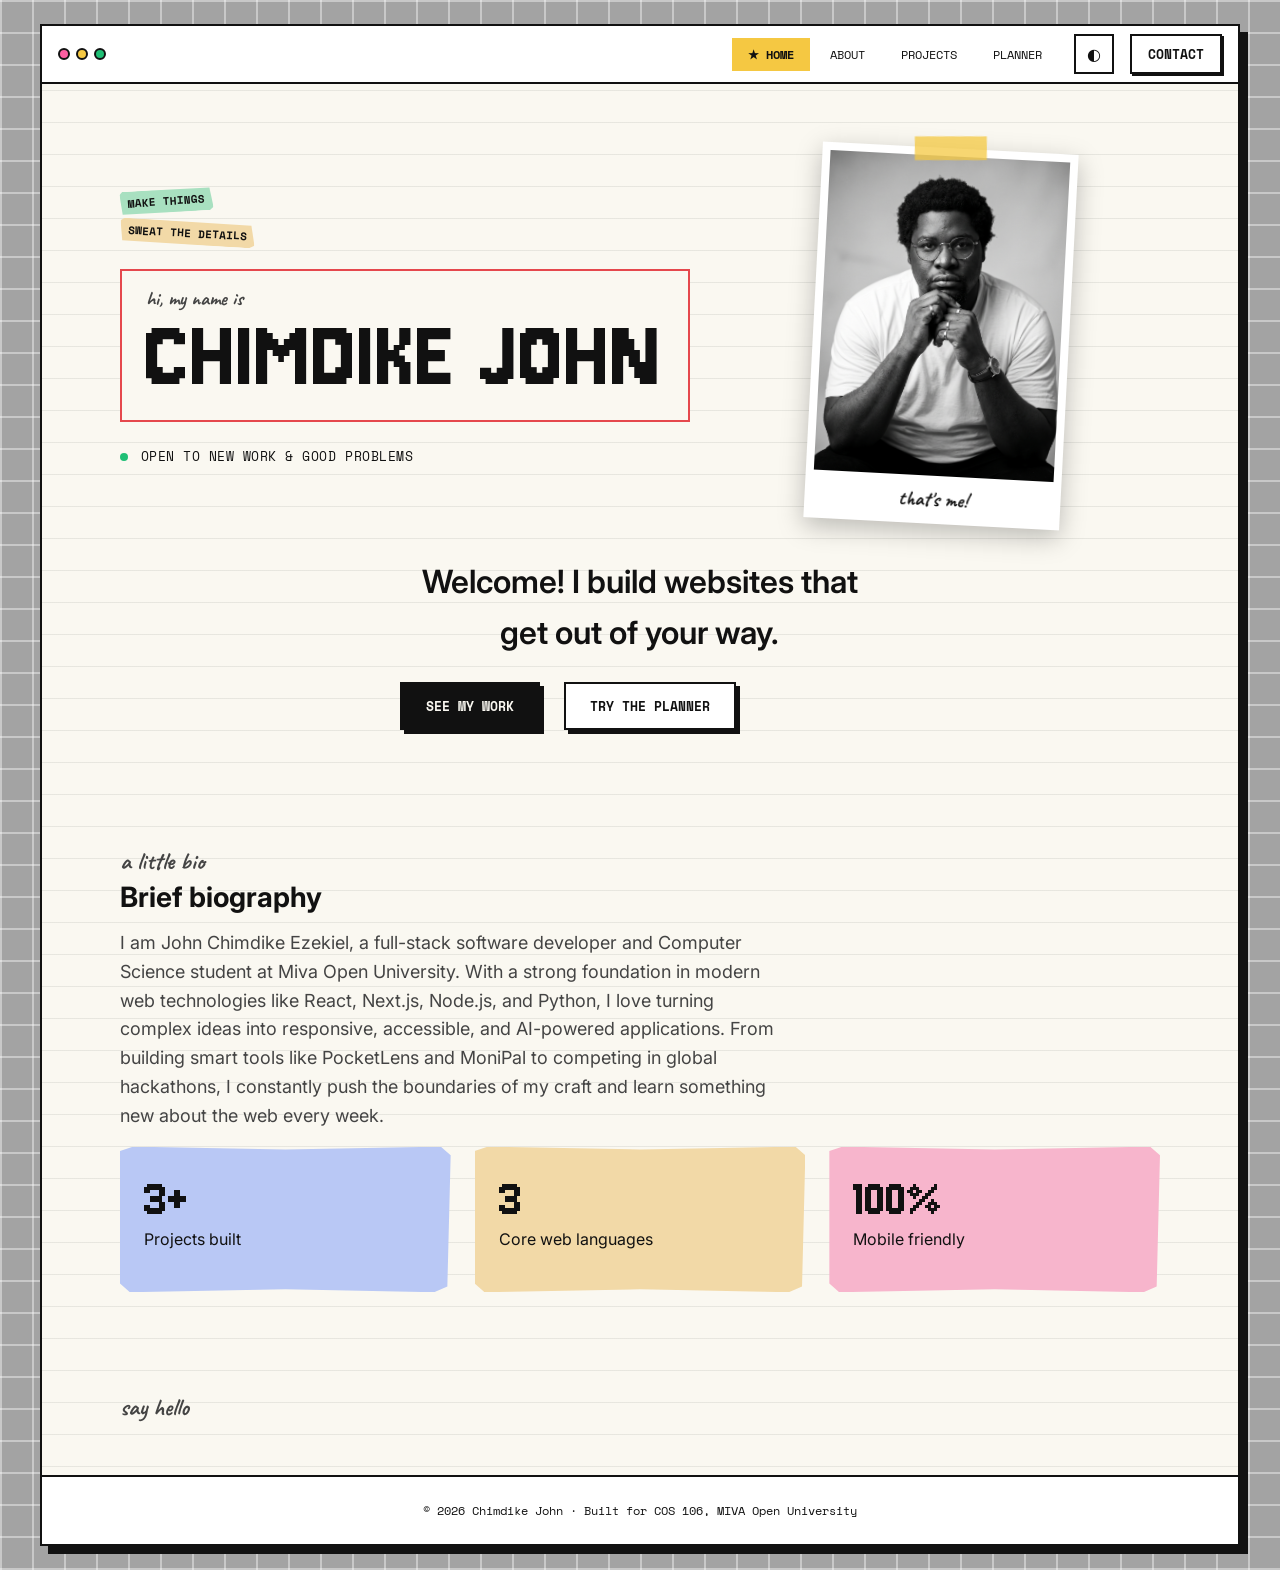
<file: index.html>
<!DOCTYPE html>
<html lang="en">

<head>
    <meta charset="UTF-8">
    <meta name="viewport" content="width=device-width, initial-scale=1">
    <meta name="description" content="Student portfolio and academic planner">
    <title>Home | Chimdike John</title>
    <link rel="preconnect" href="https://fonts.googleapis.com">
    <link rel="stylesheet"
        href="https://fonts.googleapis.com/css2?family=Caveat:wght@500;700&family=Inter:wght@400;500;600;700&family=Jersey+10&family=Space+Mono:wght@400;700&display=swap">
    <link rel="stylesheet" href="css/style.css">
</head>

<body>
    <a class="skip" href="#main">Skip to content</a>
    <div class="window">
        <header class="chrome">
            <span class="dots" aria-hidden="true"><i></i><i></i><i></i></span>
            <button class="icon-btn nav-toggle" aria-expanded="false" aria-controls="nav"
                aria-label="Toggle menu">&#9776;</button>
            <nav id="nav" class="nav" aria-label="Main">
                <ul>
                    <li><a href="index.html" aria-current="page">★ Home</a></li>
                    <li><a href="about.html">About</a></li>
                    <li><a href="projects.html">Projects</a></li>
                    <li><a href="planner.html">Planner</a></li>
                </ul>
            </nav>
            <button class="icon-btn theme-toggle" aria-label="Toggle dark mode">&#9680;</button>
            <a class="btn btn-small" href="contact.html">Contact</a>
        </header>
        <main id="main">

            <section class="hero container">
                <div class="name-wrap">
                    <span class="tag t-green rot-l">make things</span>
                    <span class="tag t-sand rot-r">sweat the details</span>
                    <h1 class="name-box"><span class="hand">hi, my name is</span><span class="display">Chimdike
                            John</span></h1>
                    <p class="mono small"><span class="live" aria-hidden="true"></span> Open to new work &amp; good
                        problems</p>
                </div>
                <figure class="polaroid tilt-r"><img src="assets/profile_photo1.jpg" alt="Portrait of Chimdike John"
                        width="240" height="240">
                    <figcaption class="hand">that's me!</figcaption>
                </figure>
                <div class="intro">
                    <p class="statement">Welcome! I build websites that get out of your way. </p>
                    <div class="actions"><a class="btn btn-primary" href="projects.html">See my work</a><a
                            class="btn btn-ghost" href="planner.html">Try the planner</a></div>
                </div>
            </section>
            <section class="container section">
                <p class="hand label">a little bio</p>
                <h2>Brief biography</h2>
                <p class="lead">I am John Chimdike Ezekiel, a full-stack software developer and Computer Science student
                    at Miva Open University. With a strong foundation in modern web technologies like React, Next.js,
                    Node.js, and Python, I love turning complex ideas into responsive, accessible, and AI-powered
                    applications. From building smart tools like PocketLens and MoniPal to competing in global
                    hackathons, I constantly push the boundaries of my craft and learn something new about the web every
                    week.</p>
                <div class="grid grid-3">
                    <article class="scrap s-blue">
                        <p class="stat">3+</p>
                        <p>Projects built</p>
                    </article>
                    <article class="scrap s-sand">
                        <p class="stat">3</p>
                        <p>Core web languages</p>
                    </article>
                    <article class="scrap s-pink">
                        <p class="stat">100%</p>
                        <p>Mobile friendly</p>
                    </article>
                </div>
            </section>
            <section class="container section">
                <p class="hand label">say hello</p>
                <!-- <h2>Introduction video</h2>
                <video class="media" controls preload="metadata" poster="assets/project1.svg">
                    <source src="assets/intro.mp4" type="video/mp4">Your browser does not support the video element.
                </video> -->
            </section>
        </main>
        <footer class="site-footer">
            <p class="mono">&copy; <span id="year">2026</span> Chimdike John &middot; Built for COS 106, MIVA Open
                University</p>
        </footer>
    </div>
    <script src="js/main.js" defer></script>

</body>

</html>
</file>
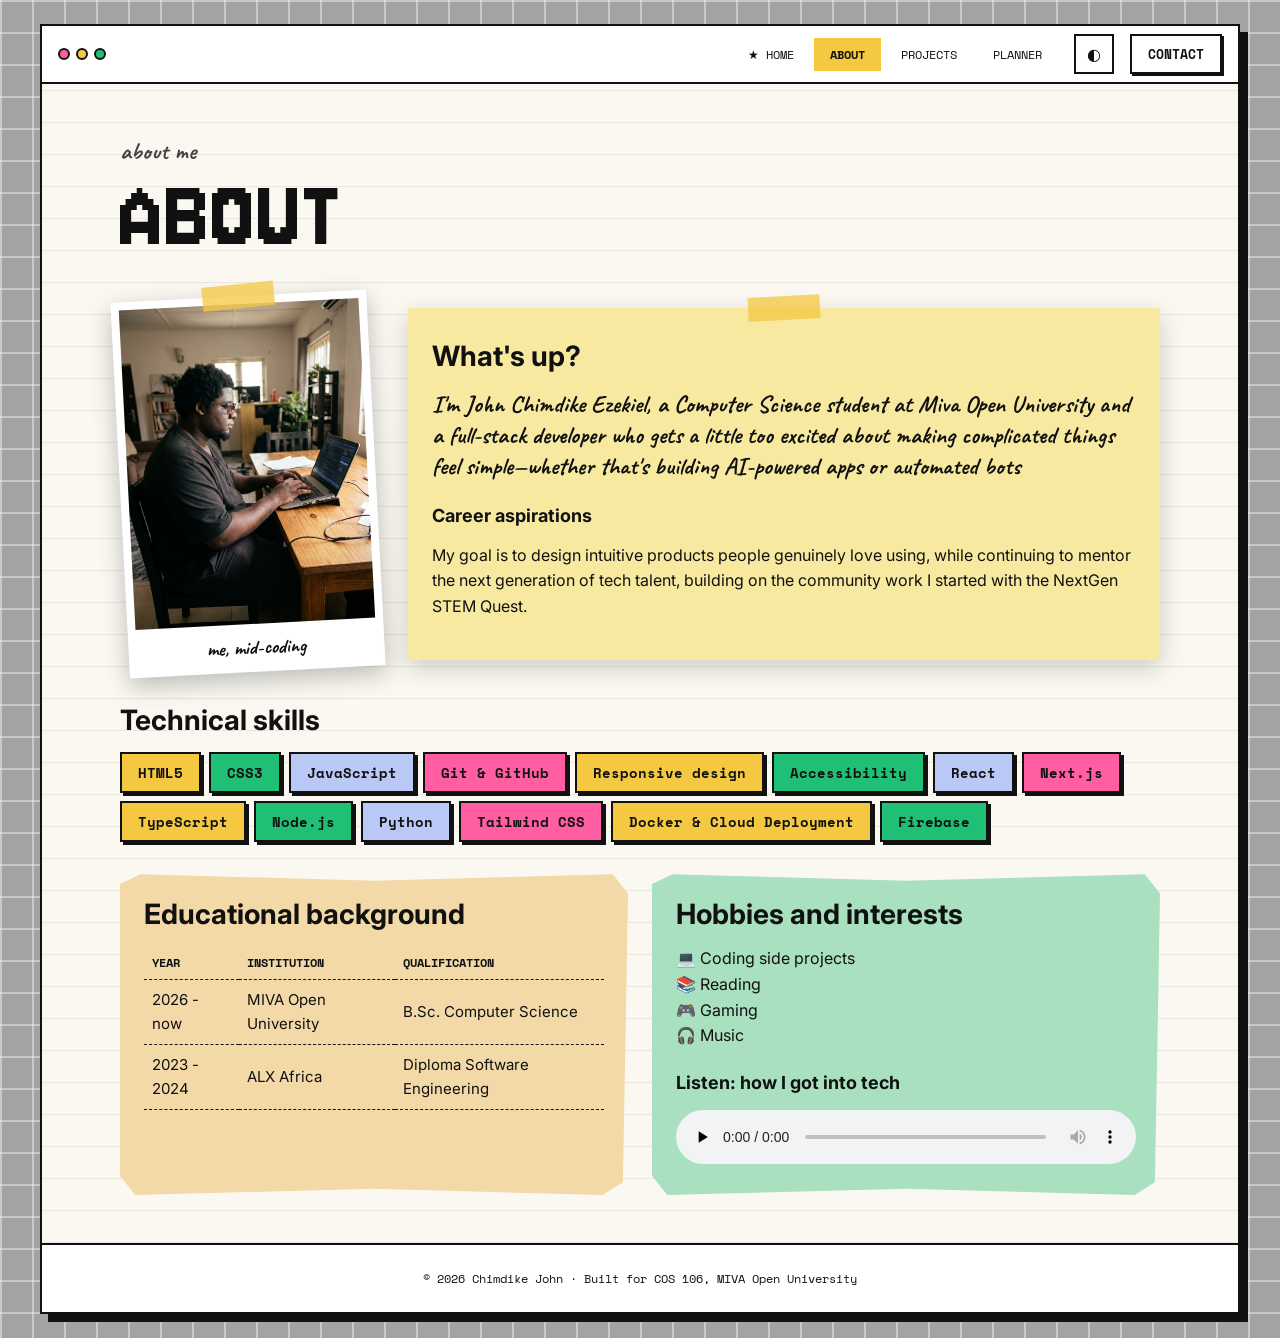
<file: about.html>
<!DOCTYPE html>
<html lang="en">

<head>
    <meta charset="UTF-8">
    <meta name="viewport" content="width=device-width, initial-scale=1">
    <meta name="description" content="Student portfolio and academic planner">
    <title>About | Chimdike John</title>
    <link rel="preconnect" href="https://fonts.googleapis.com">
    <link rel="stylesheet"
        href="https://fonts.googleapis.com/css2?family=Caveat:wght@500;700&family=Inter:wght@400;500;600;700&family=Jersey+10&family=Space+Mono:wght@400;700&display=swap">
    <link rel="stylesheet" href="css/style.css">
</head>

<body>
    <a class="skip" href="#main">Skip to content</a>
    <div class="window">
        <header class="chrome">
            <span class="dots" aria-hidden="true"><i></i><i></i><i></i></span>
            <button class="icon-btn nav-toggle" aria-expanded="false" aria-controls="nav"
                aria-label="Toggle menu">&#9776;</button>
            <nav id="nav" class="nav" aria-label="Main">
                <ul>
                    <li><a href="index.html">★ Home</a></li>
                    <li><a href="about.html" aria-current="page">About</a></li>
                    <li><a href="projects.html">Projects</a></li>
                    <li><a href="planner.html">Planner</a></li>
                </ul>
            </nav>
            <button class="icon-btn theme-toggle" aria-label="Toggle dark mode">&#9680;</button>
            <a class="btn btn-small" href="contact.html">Contact</a>
        </header>
        <main id="main">

            <section class="container section">
                <p class="hand label">about me</p>
                <h1 class="display">About</h1>
                <div class="about-top">
                    <figure class="polaroid tilt-l"><img src="assets/profile_photo2.jpg" alt="Portrait of Chimdike John"
                            width="240" height="240">
                        <figcaption class="hand">me, mid-coding</figcaption>
                    </figure>
                    <article class="note">
                        <h2>What's up?</h2>
                        <p class="hand big">I'm John Chimdike Ezekiel, a Computer Science student at Miva Open
                            University and a full-stack developer who gets a little too excited about making complicated
                            things feel simple—whether that's building AI-powered apps or automated bots</p>
                        <h3>Career aspirations</h3>
                        <p>My goal is to design intuitive products people genuinely love using, while continuing to
                            mentor the next generation of tech talent, building on the community work I started with the
                            NextGen STEM Quest.</p>
                    </article>
                </div>
                <h2>Technical skills</h2>
                <ul class="chips">
                    <li class="c-yellow">HTML5</li>
                    <li class="c-green">CSS3</li>
                    <li class="c-blue">JavaScript</li>
                    <li class="c-pink">Git &amp; GitHub</li>
                    <li class="c-yellow">Responsive design</li>
                    <li class="c-green">Accessibility</li>
                    <li class="c-blue">React</li>
                    <li class="c-pink">Next.js</li>
                    <li class="c-yellow">TypeScript</li>
                    <li class="c-green">Node.js</li>
                    <li class="c-blue">Python</li>
                    <li class="c-pink">Tailwind CSS</li>
                    <li class="c-yellow">Docker &amp; Cloud Deployment</li>
                    <li class="c-green">Firebase</li>
                </ul>
                <div class="grid grid-2 gap-top">
                    <article class="scrap s-sand">
                        <h2>Educational background</h2>
                        <table>
                            <caption class="sr">Education timeline</caption>
                            <thead>
                                <tr>
                                    <th scope="col">Year</th>
                                    <th scope="col">Institution</th>
                                    <th scope="col">Qualification</th>
                                </tr>
                            </thead>
                            <tbody>
                                <tr>
                                    <td>2026 - now</td>
                                    <td>MIVA Open University</td>
                                    <td>B.Sc. Computer Science</td>
                                </tr>
                                <tr>
                                    <td>2023 - 2024</td>
                                    <td>ALX Africa</td>
                                    <td>Diploma Software Engineering</td>
                                </tr>
                            </tbody>
                        </table>
                    </article>
                    <article class="scrap s-green">
                        <h2>Hobbies and interests</h2>
                        <ul class="plain">
                            <li>&#128187; Coding side projects</li>
                            <li>&#128218; Reading</li>
                            <li>&#127918; Gaming</li>
                            <li>&#127911; Music</li>
                        </ul>
                        <h3>Listen: how I got into tech</h3>
                        <audio controls preload="none">
                            <source src="assets/intro.m4a" type="audio/mpeg">Your browser does not support audio.
                        </audio>
                    </article>
                </div>
            </section>
        </main>
        <footer class="site-footer">
            <p class="mono">&copy; <span id="year">2026</span> Chimdike John &middot; Built for COS 106, MIVA Open
                University</p>
        </footer>
    </div>
    <script src="js/main.js" defer></script>

</body>

</html>
</file>
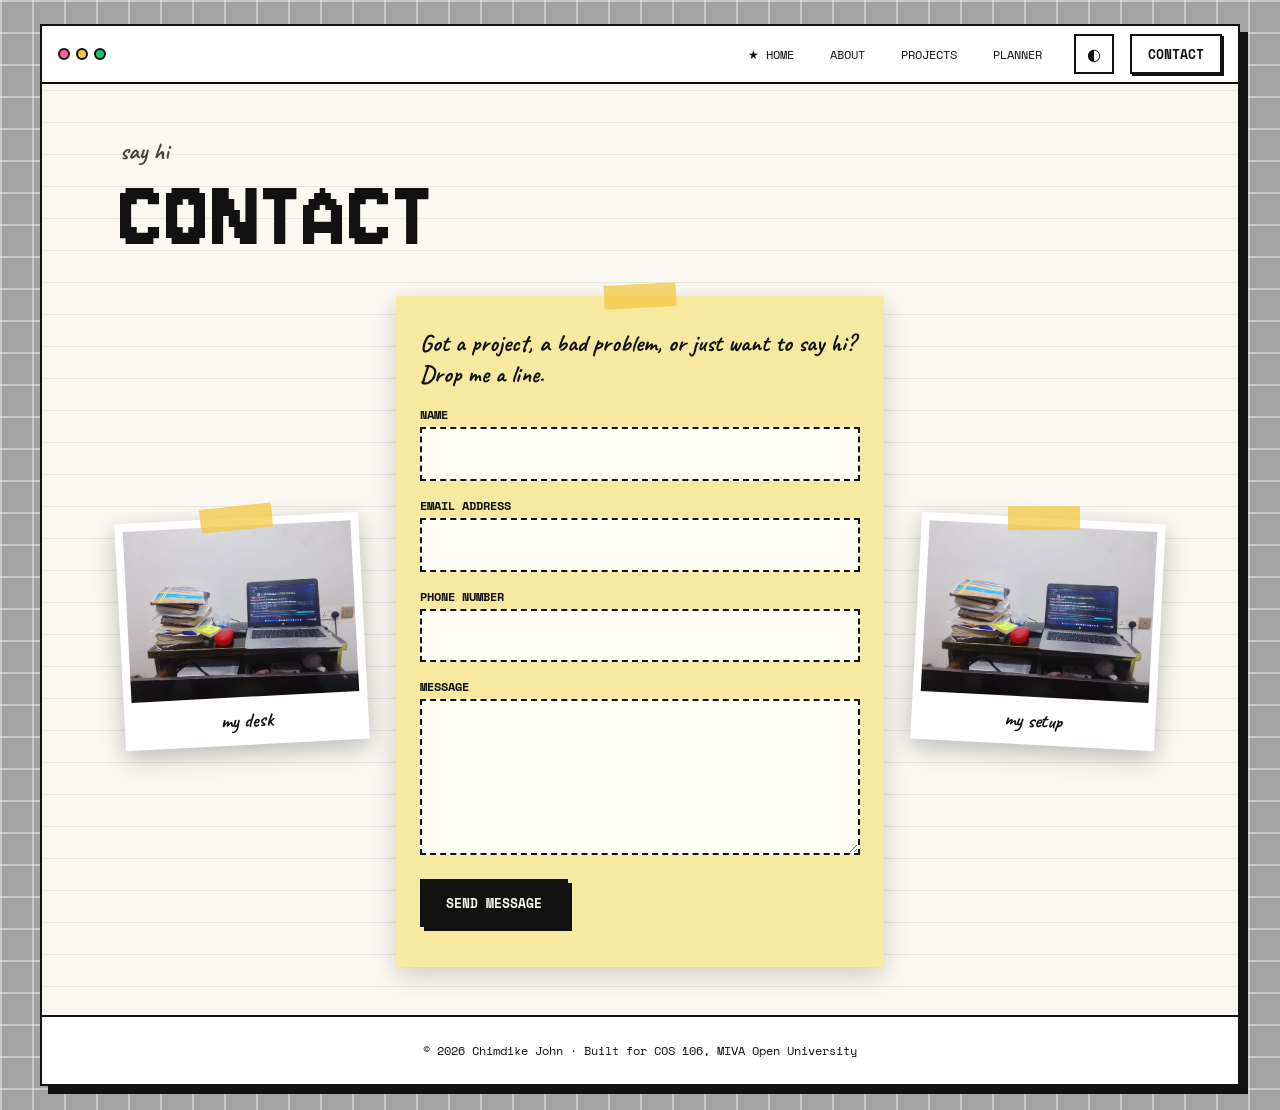
<file: contact.html>
<!DOCTYPE html>
<html lang="en">

<head>
    <meta charset="UTF-8">
    <meta name="viewport" content="width=device-width, initial-scale=1">
    <meta name="description" content="Student portfolio and academic planner">
    <title>Contact | Your Name</title>
    <link rel="preconnect" href="https://fonts.googleapis.com">
    <link rel="stylesheet"
        href="https://fonts.googleapis.com/css2?family=Caveat:wght@500;700&family=Inter:wght@400;500;600;700&family=Jersey+10&family=Space+Mono:wght@400;700&display=swap">
    <link rel="stylesheet" href="css/style.css">
</head>

<body>
    <a class="skip" href="#main">Skip to content</a>
    <div class="window">
        <header class="chrome">
            <span class="dots" aria-hidden="true"><i></i><i></i><i></i></span>
            <button class="icon-btn nav-toggle" aria-expanded="false" aria-controls="nav"
                aria-label="Toggle menu">&#9776;</button>
            <nav id="nav" class="nav" aria-label="Main">
                <ul>
                    <li><a href="index.html">★ Home</a></li>
                    <li><a href="about.html">About</a></li>
                    <li><a href="projects.html">Projects</a></li>
                    <li><a href="planner.html">Planner</a></li>
                </ul>
            </nav>
            <button class="icon-btn theme-toggle" aria-label="Toggle dark mode">&#9680;</button>
            <a class="btn btn-small" href="contact.html" aria-current="page">Contact</a>
        </header>
        <main id="main">

            <section class="container section">
                <p class="hand label">say hi</p>
                <h1 class="display">Contact</h1>
                <div class="contact-grid">
                    <figure class="polaroid tilt-l hide-sm"><img src="assets/workspace.png"
                            alt="Abstract colourful screen" width="240" height="240">
                        <figcaption class="hand">my desk</figcaption>
                    </figure>
                    <form id="contact-form" class="note form" novalidate>
                        <p class="hand big">Got a project, a bad problem, or just want to say hi? Drop me a line.</p>
                        <div class="field"><label for="name">Name</label><input id="name" name="name" type="text"
                                autocomplete="name">
                            <p class="error" id="name-err"></p>
                        </div>
                        <div class="field"><label for="email">Email address</label><input id="email" name="email"
                                type="email" autocomplete="email">
                            <p class="error" id="email-err"></p>
                        </div>
                        <div class="field"><label for="phone">Phone number</label><input id="phone" name="phone"
                                type="tel" inputmode="numeric" autocomplete="tel">
                            <p class="error" id="phone-err"></p>
                        </div>
                        <div class="field"><label for="message">Message</label><textarea id="message" name="message"
                                rows="5"></textarea>
                            <p class="error" id="message-err"></p>
                        </div>
                        <button class="btn btn-primary" type="submit">Send message</button>
                        <p id="form-status" class="success" role="status"></p>
                    </form>
                    <figure class="polaroid tilt-r hide-sm"><img src="assets/workspace.png"
                            alt="Abstract colourful screen" width="240" height="240">
                        <figcaption class="hand">my setup</figcaption>
                    </figure>
                </div>
            </section>
        </main>
        <footer class="site-footer">
            <p class="mono">&copy; <span id="year">2026</span> Chimdike John &middot; Built for COS 106, MIVA Open
                University</p>
        </footer>
    </div>
    <script src="js/main.js" defer></script>
    <script src="js/contact.js" defer></script>
</body>

</html>
</file>
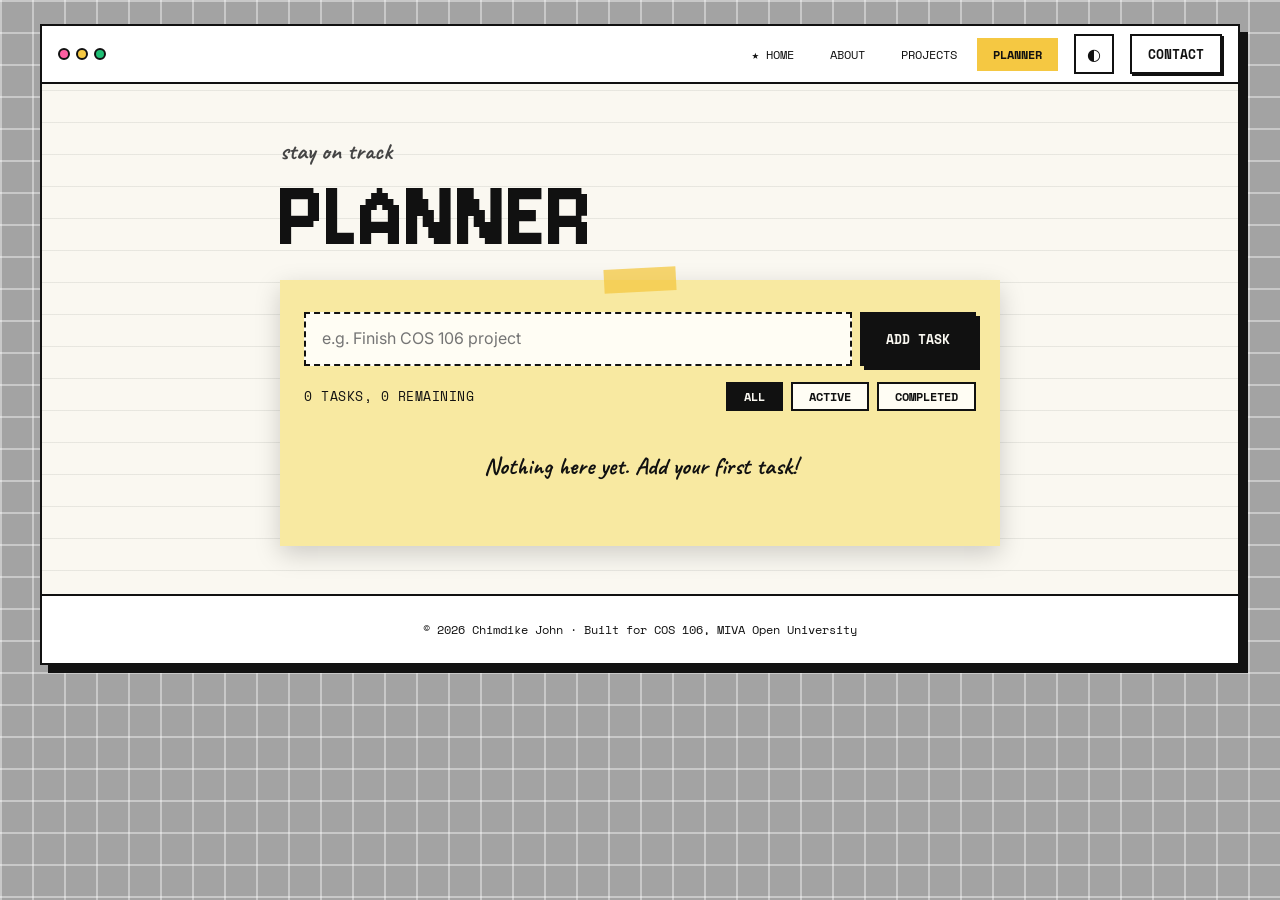
<file: planner.html>
<!DOCTYPE html>
<html lang="en">

<head>
    <meta charset="UTF-8">
    <meta name="viewport" content="width=device-width, initial-scale=1">
    <meta name="description" content="Student portfolio and academic planner">
    <title>Academic Planner | Your Name</title>
    <link rel="preconnect" href="https://fonts.googleapis.com">
    <link rel="stylesheet"
        href="https://fonts.googleapis.com/css2?family=Caveat:wght@500;700&family=Inter:wght@400;500;600;700&family=Jersey+10&family=Space+Mono:wght@400;700&display=swap">
    <link rel="stylesheet" href="css/style.css">
</head>

<body>
    <a class="skip" href="#main">Skip to content</a>
    <div class="window">
        <header class="chrome">
            <span class="dots" aria-hidden="true"><i></i><i></i><i></i></span>
            <button class="icon-btn nav-toggle" aria-expanded="false" aria-controls="nav"
                aria-label="Toggle menu">&#9776;</button>
            <nav id="nav" class="nav" aria-label="Main">
                <ul>
                    <li><a href="index.html">★ Home</a></li>
                    <li><a href="about.html">About</a></li>
                    <li><a href="projects.html">Projects</a></li>
                    <li><a href="planner.html" aria-current="page">Planner</a></li>
                </ul>
            </nav>
            <button class="icon-btn theme-toggle" aria-label="Toggle dark mode">&#9680;</button>
            <a class="btn btn-small" href="contact.html">Contact</a>
        </header>
        <main id="main">

            <section class="container section narrow">
                <p class="hand label">stay on track</p>
                <h1 class="display">Planner</h1>
                <div class="note planner">
                    <form id="task-form" class="row" novalidate>
                        <label class="sr" for="task-input">New task</label>
                        <input id="task-input" type="text" placeholder="e.g. Finish COS 106 project" maxlength="120"
                            autocomplete="off" required>
                        <button class="btn btn-primary" type="submit">Add task</button>
                    </form>
                    <p id="task-error" class="error" role="alert"></p>
                    <div class="toolbar">
                        <p id="task-count" class="mono small" aria-live="polite">0 tasks</p>
                        <div class="filters" role="group" aria-label="Filter tasks"><button class="chip is-active"
                                data-filter="all">All</button><button class="chip"
                                data-filter="active">Active</button><button class="chip"
                                data-filter="done">Completed</button></div>
                    </div>
                    <ul id="task-list" class="tasks"></ul>
                    <p id="empty" class="empty hand big">Nothing here yet. Add your first task!</p>
                </div>
            </section>
        </main>
        <footer class="site-footer">
            <p class="mono">&copy; <span id="year">2026</span> Chimdike John &middot; Built for COS 106, MIVA Open
                University</p>
        </footer>
    </div>
    <script src="js/main.js" defer></script>
    <script src="js/planner.js" defer></script>
</body>

</html>
</file>
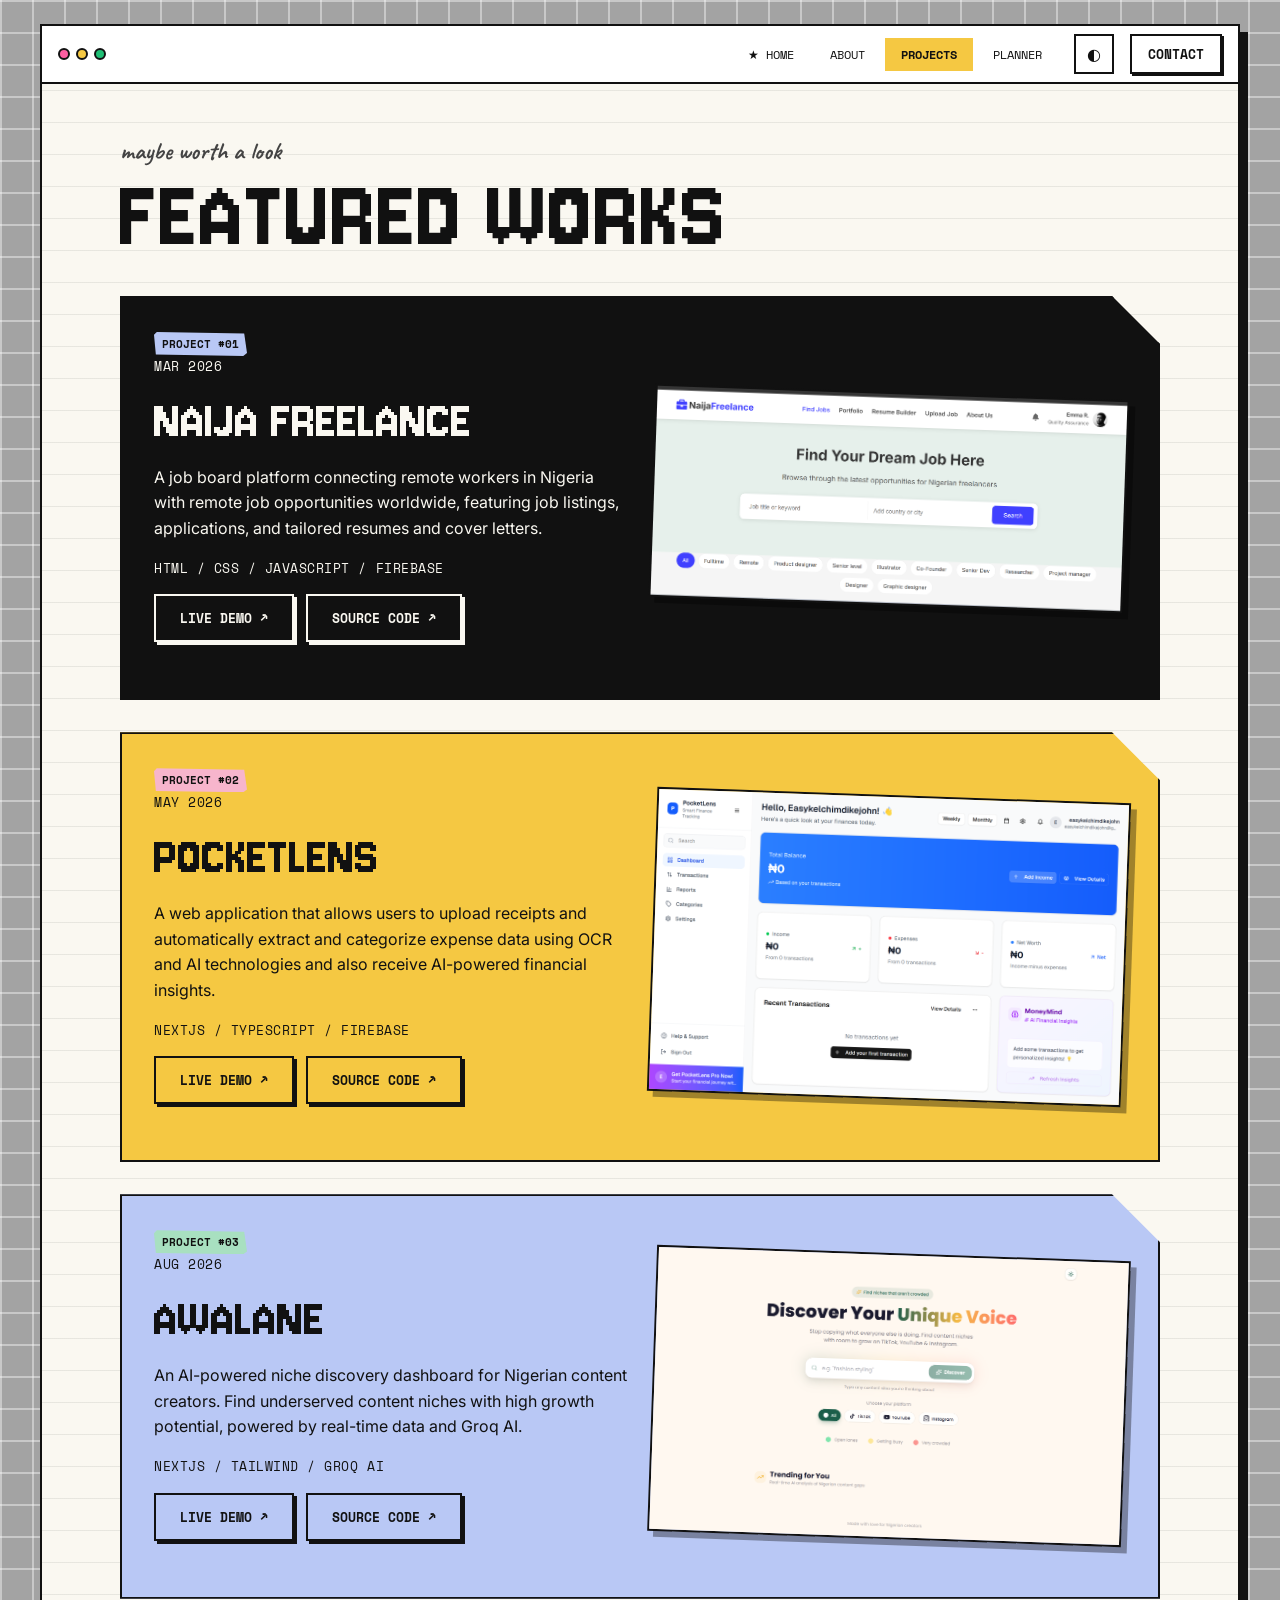
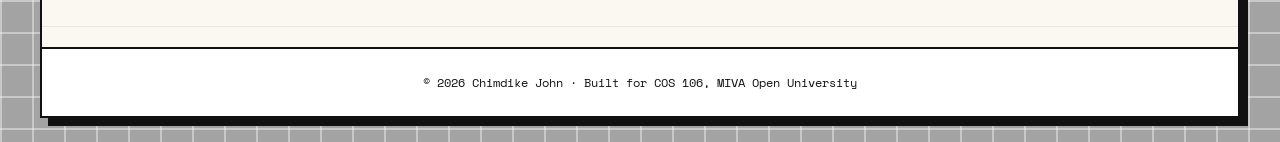
<file: projects.html>
<!DOCTYPE html>
<html lang="en">

<head>
    <meta charset="UTF-8">
    <meta name="viewport" content="width=device-width, initial-scale=1">
    <meta name="description" content="Student portfolio and academic planner">
    <title>Projects | Your Name</title>
    <link rel="preconnect" href="https://fonts.googleapis.com">
    <link rel="stylesheet"
        href="https://fonts.googleapis.com/css2?family=Caveat:wght@500;700&family=Inter:wght@400;500;600;700&family=Jersey+10&family=Space+Mono:wght@400;700&display=swap">
    <link rel="stylesheet" href="css/style.css">
</head>

<body>
    <a class="skip" href="#main">Skip to content</a>
    <div class="window">
        <header class="chrome">
            <span class="dots" aria-hidden="true"><i></i><i></i><i></i></span>
            <button class="icon-btn nav-toggle" aria-expanded="false" aria-controls="nav"
                aria-label="Toggle menu">&#9776;</button>
            <nav id="nav" class="nav" aria-label="Main">
                <ul>
                    <li><a href="index.html">★ Home</a></li>
                    <li><a href="about.html">About</a></li>
                    <li><a href="projects.html" aria-current="page">Projects</a></li>
                    <li><a href="planner.html">Planner</a></li>
                </ul>
            </nav>
            <button class="icon-btn theme-toggle" aria-label="Toggle dark mode">&#9680;</button>
            <a class="btn btn-small" href="contact.html">Contact</a>
        </header>
        <main id="main">

            <section class="container section">
                <p class="hand label">maybe worth a look</p>
                <h1 class="display">Featured works</h1>
                <div class="stack">
                    <article class="panel p-ink">
                        <div class="panel-text"><span class="tag t-blue">Project #01</span>
                            <p class="mono small">MAR 2026</p>
                            <h2>Naija Freelance</h2>
                            <p>A job board platform connecting remote workers in Nigeria with remote job opportunities
                                worldwide, featuring job listings, applications, and tailored resumes and cover letters.
                            </p>
                            <p class="mono small">HTML / CSS / JavaScript / Firebase</p>
                            <p class="links"><a class="btn" href="https://naijafreelance.onrender.com/" target="_blank"
                                    rel="noopener">Live demo &#8599;</a> <a class="btn"
                                    href="https://github.com/cdJohnEl/naija_freelancer.git" target="_blank"
                                    rel="noopener">Source code &#8599;</a></p>
                        </div><img src="assets/project1.png" alt="Screenshot of Naija Freelance" width="480"
                            height="270" loading="lazy">
                    </article>
                    <article class="panel p-yellow">
                        <div class="panel-text"><span class="tag t-pink">Project #02</span>
                            <p class="mono small">MAY 2026</p>
                            <h2>PocketLens</h2>
                            <p>A web application that allows users to upload receipts and automatically extract and
                                categorize expense data using OCR and AI technologies and also receive AI-powered
                                financial insights.
                            </p>
                            <p class="mono small">NextJS / TypeScript / Firebase</p>
                            <p class="links"><a class="btn" href="https://pocketlens.onrender.com/" target="_blank"
                                    rel="noopener">Live demo &#8599;</a> <a class="btn"
                                    href="https://github.com/cdJohnEl/PocketLens.git" target="_blank"
                                    rel="noopener">Source code &#8599;</a></p>
                        </div><img src="assets/project2.png" alt="Screenshot of Pocketlens" width="480" height="270"
                            loading="lazy">
                    </article>
                    <article class="panel p-blue">
                        <div class="panel-text"><span class="tag t-green">Project #03</span>
                            <p class="mono small">AUG 2026</p>
                            <h2>Awalane</h2>
                            <p>An AI-powered niche discovery dashboard for Nigerian content creators. Find underserved
                                content niches with high growth potential, powered by real-time data and Groq AI.
                            </p>
                            <p class="mono small">NextJS / Tailwind / Groq AI</p>
                            <p class="links"><a class="btn" href="https://awalane.vercel.app/" target="_blank"
                                    rel="noopener">Live demo &#8599;</a> <a class="btn"
                                    href="https://github.com/cdJohnEl/Awalane.git" target="_blank" rel="noopener">Source
                                    code &#8599;</a></p>
                        </div><img src="assets/project3.png" alt="Screenshot of Awalane" width="480" height="270"
                            loading="lazy">
                    </article>
                </div>
            </section>
        </main>
        <footer class="site-footer">
            <p class="mono">&copy; <span id="year">2026</span> Chimdike John &middot; Built for COS 106, MIVA Open
                University</p>
        </footer>
    </div>
    <script src="js/main.js" defer></script>

</body>

</html>
</file>
<file: css/style.css>
/* Tokens: 8pt grid, paper + sticker palette */
:root{--paper:#faf8f1;--line:rgba(17,17,17,.08);--desk:#a3a3a3;--grid:rgba(255,255,255,.4);--ink:#111;--muted:#444;--surface:#fff;--focus:#3b5bff;--yellow:#f5c842;--pink:#ff5fa2;--green:#1fbf75;--blue:#3b5bff;--p-blue:#b9c8f5;--p-sand:#f2d9a7;--p-pink:#f7b5cc;--p-green:#a8e0c0;--note:#f8e9a1;--ok:#166534;--err:#b91c1c;--s1:8px;--s2:16px;--s3:24px;--s4:32px;--s6:48px;--s8:64px;--t:200ms ease-in-out}
[data-theme=dark]{--paper:#1b1b18;--line:rgba(255,255,255,.07);--desk:#2a2a2a;--grid:rgba(255,255,255,.07);--ink:#f5f3ea;--muted:#cfcbbd;--surface:#26261f;--focus:#8aa0ff}
@media(prefers-color-scheme:dark){:root:not([data-theme=light]){--paper:#1b1b18;--line:rgba(255,255,255,.07);--desk:#2a2a2a;--grid:rgba(255,255,255,.07);--ink:#f5f3ea;--muted:#cfcbbd;--surface:#26261f;--focus:#8aa0ff}}
*,*::before,*::after{box-sizing:border-box}
html{scroll-behavior:smooth}
body{margin:0;font:400 1rem/1.6 Inter,system-ui,sans-serif;color:var(--ink);background:linear-gradient(var(--grid) 2px,transparent 2px) 0 0/32px 32px,linear-gradient(90deg,var(--grid) 2px,transparent 2px) 0 0/32px 32px,var(--desk)}
img,video{max-width:100%;height:auto;display:block}
h1,h2,h3{line-height:1.15;margin:0 0 var(--s2);font-weight:700}h2{font-size:1.75rem}h3{font-size:1.125rem;margin-top:var(--s3)}
p{margin:0 0 var(--s2)}a{color:inherit}
.display{font:400 clamp(3rem,11vw,6.5rem)/.9 "Jersey 10","Courier New",monospace;text-transform:uppercase;letter-spacing:.01em}
.hand{font-family:Caveat,"Comic Sans MS",cursive;font-weight:700}.hand.big{font-size:1.5rem;line-height:1.3}.label{font-size:1.5rem;color:var(--muted);margin:0}
.mono{font-family:"Space Mono",ui-monospace,monospace}.small{font-size:.8125rem;text-transform:uppercase;letter-spacing:.04em}
.lead{font-size:1.125rem;color:var(--muted);max-width:60ch}
.container{width:min(100% - 2*var(--s3),1040px);margin-inline:auto}.narrow{max-width:720px}.section{padding-block:var(--s6)}.gap-top{margin-top:var(--s4)}
.sr{position:absolute;width:1px;height:1px;overflow:hidden;clip:rect(0 0 0 0)}
.skip{position:absolute;left:var(--s2);top:-64px;background:var(--ink);color:var(--paper);padding:var(--s1) var(--s2);z-index:100}.skip:focus{top:var(--s1)}
:focus-visible{outline:3px solid var(--focus);outline-offset:2px}
/* Window */
.window{max-width:1200px;margin:var(--s3) auto;border:2px solid var(--ink);background:linear-gradient(var(--line) 1px,transparent 1px) 0 0/100% 32px,var(--paper);box-shadow:8px 8px 0 var(--ink)}
@media(max-width:767px){.window{margin:0;box-shadow:none;border-width:0}}
.chrome{position:sticky;top:0;z-index:50;display:flex;align-items:center;gap:var(--s2);padding:var(--s1) var(--s2);background:var(--surface);border-bottom:2px solid var(--ink)}
.dots{display:flex;gap:6px;margin-right:auto}.dots i{width:12px;height:12px;border-radius:50%;border:2px solid var(--ink)}.dots i:nth-child(1){background:var(--pink)}.dots i:nth-child(2){background:var(--yellow)}.dots i:nth-child(3){background:var(--green)}
.nav ul{display:flex;gap:4px;list-style:none;margin:0;padding:0}
.nav a{display:block;padding:var(--s1) var(--s2);font:400 .75rem "Space Mono",monospace;text-transform:uppercase;text-decoration:none;transition:all var(--t)}
.nav a:hover{background:var(--p-blue);color:#111}.nav a:active{transform:translateY(1px)}
.nav a[aria-current=page]{background:var(--yellow);color:#111;font-weight:700}
.icon-btn{width:40px;height:40px;border:2px solid var(--ink);background:var(--surface);color:var(--ink);font-size:1rem;cursor:pointer;transition:all var(--t)}.icon-btn:hover{background:var(--p-green);color:#111}.nav-toggle{display:none}
@media(max-width:767px){.nav-toggle{display:block}.dots{margin-right:0}.chrome{flex-wrap:wrap}.nav{order:9;flex-basis:100%;max-height:0;overflow:hidden;transition:max-height var(--t)}.nav.open{max-height:280px}.nav ul{flex-direction:column}.chrome .btn-small{margin-left:auto}.theme-toggle{margin-left:auto}.chrome .btn-small{margin-left:0}}
/* Buttons */
.btn{display:inline-block;padding:12px var(--s3);border:2px solid var(--ink);background:var(--surface);color:var(--ink);font:700 .8125rem "Space Mono",monospace;text-transform:uppercase;text-decoration:none;cursor:pointer;box-shadow:4px 4px 0 var(--ink);transition:all var(--t)}
.btn:hover{transform:translate(-2px,-2px);box-shadow:6px 6px 0 var(--ink)}.btn:active{transform:translate(2px,2px);box-shadow:0 0 0 var(--ink)}
.btn-primary{background:var(--ink);color:var(--paper)}.btn-small{padding:var(--s1) var(--s2);box-shadow:2px 2px 0 var(--ink)}
.btn:disabled{opacity:.5;cursor:not-allowed;transform:none}.actions{display:flex;flex-wrap:wrap;gap:var(--s3)}
/* Stickers */
.tag{display:inline-block;padding:4px var(--s1);font:700 .6875rem "Space Mono",monospace;text-transform:uppercase;color:#111;clip-path:polygon(0 12%,3% 0,97% 6%,100% 88%,96% 100%,2% 94%)}
.t-green{background:var(--p-green)}.t-sand{background:var(--p-sand)}.t-blue{background:var(--p-blue)}.t-pink{background:var(--p-pink)}
.rot-l{transform:rotate(-4deg)}.rot-r{transform:rotate(3deg)}
.polaroid{position:relative;margin:0;padding:var(--s1) var(--s1) 0;background:#fff;color:#111;box-shadow:0 8px 24px rgba(0,0,0,.25);width:min(100%,256px)}
.polaroid::before,.note::before{content:"";position:absolute;top:-12px;left:50%;width:72px;height:24px;margin-left:-36px;background:rgba(245,200,66,.75);transform:rotate(-3deg)}
.polaroid figcaption{padding:var(--s1);text-align:center;font-size:1.25rem}.tilt-l{transform:rotate(-3deg)}.tilt-r{transform:rotate(3deg)}
.note{position:relative;padding:var(--s4) var(--s3) var(--s3);background:var(--note);color:#111;box-shadow:0 8px 24px rgba(0,0,0,.18)}
.scrap{padding:var(--s3);color:#111;clip-path:polygon(0 3%,4% 0,50% 2%,97% 0,100% 6%,99% 96%,95% 100%,50% 98%,3% 100%,0 94%)}
.s-blue{background:var(--p-blue)}.s-sand{background:var(--p-sand)}.s-pink{background:var(--p-pink)}.s-green{background:var(--p-green)}
.stat{font:400 3.5rem/1 "Jersey 10",monospace;margin:0}
/* Layout */
.hero{display:grid;gap:var(--s4);align-items:center;justify-items:center;text-align:center;padding-block:var(--s8);animation:pop .5s ease-out both}
@media(min-width:768px){.hero{grid-template-columns:1.3fr 1fr;text-align:left;justify-items:start}.intro{grid-column:1/-1;justify-self:center;text-align:center}.hero .polaroid{justify-self:center}}
.name-wrap{display:grid;gap:var(--s1);justify-items:inherit}
.name-box{position:relative;display:grid;margin:var(--s2) 0;padding:var(--s2) var(--s3);border:2px solid #e5484d;background:var(--paper)}
.name-box .hand{font-size:1.25rem;color:var(--muted)}
.statement{font-size:clamp(1.5rem,4vw,2rem);font-weight:600;margin-bottom:var(--s3);max-width:24ch;margin-inline:auto}
.live{display:inline-block;width:8px;height:8px;border-radius:50%;background:var(--green);margin-right:4px}
.grid{display:grid;gap:var(--s3)}@media(min-width:640px){.grid-2,.grid-3{grid-template-columns:repeat(2,1fr)}}@media(min-width:960px){.grid-3{grid-template-columns:repeat(3,1fr)}}
.media{width:100%;max-width:720px;border:2px solid var(--ink);box-shadow:8px 8px 0 var(--ink);background:#000}audio{width:100%}
.about-top{display:grid;gap:var(--s4);align-items:center;margin:var(--s4) 0;justify-items:center}@media(min-width:768px){.about-top{grid-template-columns:256px 1fr}}
.chips,.plain{list-style:none;padding:0;margin:0}.chips{display:flex;flex-wrap:wrap;gap:var(--s1)}
.chips li{padding:var(--s1) var(--s2);border:2px solid #111;font:700 .875rem "Space Mono",monospace;color:#111;box-shadow:3px 3px 0 #111}
.c-yellow{background:var(--yellow)}.c-green{background:var(--green)}.c-blue{background:var(--p-blue)}.c-pink{background:var(--pink)}
table{width:100%;border-collapse:collapse}th,td{text-align:left;padding:var(--s1);border-bottom:1px dashed #111;font-size:.9375rem}th{font:700 .75rem "Space Mono",monospace;text-transform:uppercase}
/* Projects */
.stack{display:grid;gap:var(--s4);margin-top:var(--s4)}
.panel{display:grid;gap:var(--s3);align-items:center;padding:var(--s4);border:2px solid #111;clip-path:polygon(0 0,calc(100% - 48px) 0,100% 48px,100% 100%,0 100%);transition:transform var(--t)}
@media(min-width:768px){.panel{grid-template-columns:1fr 1fr}}.panel:hover{transform:translateY(-4px)}
.p-ink{background:#111;color:#faf8f1}.p-yellow{background:var(--yellow);color:#111}.p-blue{background:var(--p-blue);color:#111}
.panel h2{font:400 clamp(2.5rem,6vw,3.5rem)/1 "Jersey 10",monospace;text-transform:uppercase}
.panel img{border:2px solid #111;transform:rotate(2deg);box-shadow:6px 6px 0 rgba(0,0,0,.35)}
.panel .btn{background:transparent;color:inherit;border-color:currentColor;box-shadow:3px 3px 0 currentColor;margin:0 var(--s1) var(--s1) 0}
/* Forms */
input,textarea{width:100%;padding:12px var(--s2);font:inherit;color:#111;background:#fffdf4;border:2px dashed #111;transition:all var(--t)}
input:hover,textarea:hover{background:#fff}input:focus,textarea:focus{outline:3px solid var(--blue);outline-offset:1px;border-style:solid}input:disabled{opacity:.5}.invalid{border-color:var(--err);border-style:solid}
label{display:block;font:700 .75rem "Space Mono",monospace;text-transform:uppercase;margin-bottom:4px}.field{margin-bottom:var(--s2)}
.error{color:var(--err);font-size:.875rem;font-weight:600;margin:4px 0 0}.success{color:var(--ok);font-weight:700;margin:var(--s2) 0 0}
.contact-grid{display:grid;gap:var(--s4);align-items:center;justify-items:center;margin-top:var(--s4)}@media(min-width:960px){.contact-grid{grid-template-columns:1fr 2fr 1fr}}@media(max-width:959px){.hide-sm{display:none}}
.form{width:100%}
/* Planner */
.row{display:flex;gap:var(--s1);flex-wrap:wrap}.row input{flex:1;min-width:200px}
.toolbar{display:flex;flex-wrap:wrap;justify-content:space-between;align-items:center;gap:var(--s2);margin-block:var(--s2)}.toolbar p{margin:0}
.filters{display:flex;gap:var(--s1)}
.chip{padding:4px var(--s2);border:2px solid #111;background:#fffdf4;color:#111;font:700 .75rem "Space Mono",monospace;text-transform:uppercase;cursor:pointer;transition:all var(--t)}.chip:hover{background:var(--p-blue)}.chip.is-active{background:#111;color:#faf8f1}
.tasks{list-style:none;padding:0;margin:0;display:grid;gap:var(--s2)}
.task{display:flex;align-items:center;gap:var(--s2);padding:var(--s2);color:#111;border:2px solid #111;box-shadow:4px 4px 0 #111;animation:pop .25s ease-out both;transition:all var(--t)}
.task:nth-child(4n+1){background:var(--p-blue)}.task:nth-child(4n+2){background:var(--p-pink)}.task:nth-child(4n+3){background:var(--p-green)}.task:nth-child(4n){background:var(--p-sand)}
.task input{width:20px;height:20px;flex:none;accent-color:#111;padding:0}.task span{flex:1;overflow-wrap:anywhere;font-weight:500}.task.done span{text-decoration:line-through;opacity:.7}
.del{border:2px solid #111;background:#fffdf4;color:#b91c1c;font:700 .75rem "Space Mono",monospace;text-transform:uppercase;padding:4px var(--s1);cursor:pointer;transition:all var(--t)}.del:hover{background:#b91c1c;color:#fff}
.empty{text-align:center;padding:var(--s3)}
.site-footer{padding:var(--s3);border-top:2px solid var(--ink);background:var(--surface);text-align:center}.site-footer p{margin:0;font-size:.75rem}
@keyframes pop{from{opacity:0;transform:translateY(8px)}to{opacity:1;transform:none}}
@media(prefers-reduced-motion:reduce){*{animation:none!important;transition:none!important}}
</file>
